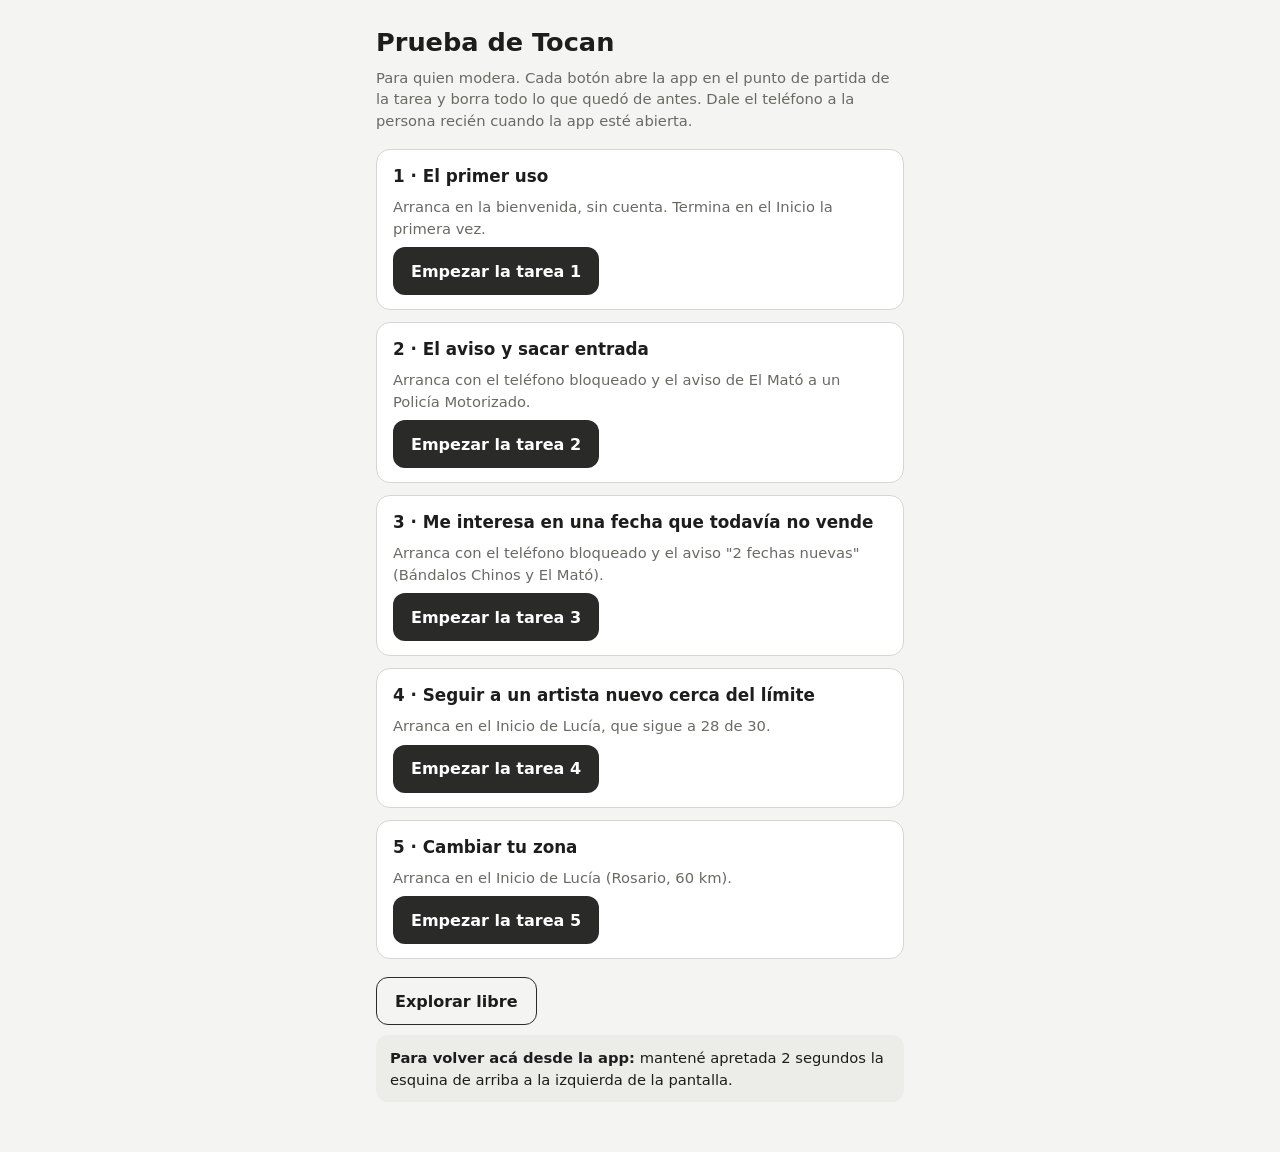
<file: index.html>
<!doctype html>
<html lang="es">
<head>
<meta charset="utf-8">
<meta name="viewport" content="width=device-width, initial-scale=1">
<title>Prueba de Tocan</title>
<style>
  :root { --bg: #f4f4f2; --card: #fff; --fg: #1d1d1b; --muted: #6a6a64; --line: #d6d6d0; --g1: #ecece8; --fuerte: #2a2a28; --sobre-fuerte: #fff; }
  @media (prefers-color-scheme: dark) { :root { --bg: #161615; --card: #21211f; --fg: #ececea; --muted: #a3a39c; --line: #383834; --g1: #2a2a27; --fuerte: #e6e6e2; --sobre-fuerte: #161615; color-scheme: dark; } }
  * { box-sizing: border-box; }
  body { margin: 0; background: var(--bg); color: var(--fg); font: 16px/1.45 system-ui, -apple-system, "Segoe UI", Roboto, sans-serif; }
  main { max-width: 560px; margin: 0 auto; padding: 24px 16px 40px; }
  h1 { font-size: 1.6rem; margin: 0 0 6px; }
  p { margin: 0 0 10px; }
  .muted { color: var(--muted); font-size: .92rem; }
  ol { list-style: none; padding: 0; margin: 18px 0; display: flex; flex-direction: column; gap: 12px; }
  li { background: var(--card); border: 1px solid var(--line); border-radius: 14px; padding: 14px 16px; display: flex; flex-direction: column; gap: 8px; }
  li b { font-size: 1.05rem; }
  .btn { display: inline-flex; align-items: center; justify-content: center; min-height: 48px; padding: 10px 18px; border-radius: 12px; background: var(--fuerte); color: var(--sobre-fuerte); text-decoration: none; font-weight: 600; align-self: flex-start; }
  .btn.borde { background: none; color: var(--fg); border: 1.5px solid var(--fuerte); }
  .caja { background: var(--g1); border-radius: 12px; padding: 12px 14px; font-size: .92rem; }
</style>
</head>
<body>
<main>
  <h1>Prueba de Tocan</h1>
  <p class="muted">Para quien modera. Cada botón abre la app en el punto de partida de la tarea y borra todo lo que quedó de antes. Dale el teléfono a la persona recién cuando la app esté abierta.</p>
  <ol>
    <li><b>1 · El primer uso</b><span class="muted">Arranca en la bienvenida, sin cuenta. Termina en el Inicio la primera vez.</span><a class="btn" href="app.html?tarea=1">Empezar la tarea 1</a></li>
    <li><b>2 · El aviso y sacar entrada</b><span class="muted">Arranca con el teléfono bloqueado y el aviso de El Mató a un Policía Motorizado.</span><a class="btn" href="app.html?tarea=2">Empezar la tarea 2</a></li>
    <li><b>3 · Me interesa en una fecha que todavía no vende</b><span class="muted">Arranca con el teléfono bloqueado y el aviso "2 fechas nuevas" (Bándalos Chinos y El Mató).</span><a class="btn" href="app.html?tarea=3">Empezar la tarea 3</a></li>
    <li><b>4 · Seguir a un artista nuevo cerca del límite</b><span class="muted">Arranca en el Inicio de Lucía, que sigue a 28 de 30.</span><a class="btn" href="app.html?tarea=4">Empezar la tarea 4</a></li>
    <li><b>5 · Cambiar tu zona</b><span class="muted">Arranca en el Inicio de Lucía (Rosario, 60 km).</span><a class="btn" href="app.html?tarea=5">Empezar la tarea 5</a></li>
  </ol>
  <p><a class="btn borde" href="app.html?tarea=libre">Explorar libre</a></p>
  <p class="caja"><b>Para volver acá desde la app:</b> mantené apretada 2 segundos la esquina de arriba a la izquierda de la pantalla.</p>
</main>
</body>
</html>
</file>
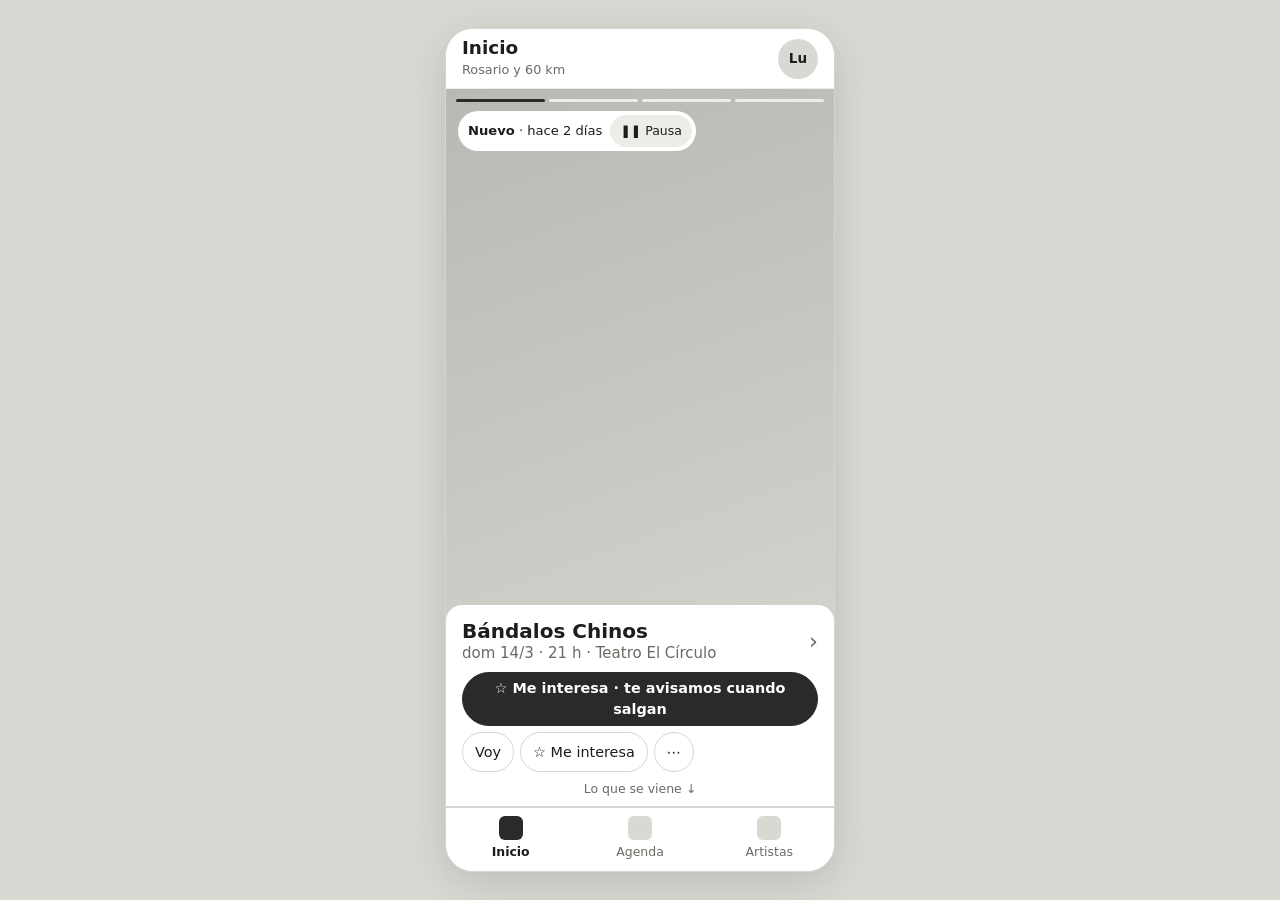
<file: app.html>
<!doctype html>
<html lang="es">
<head>
<meta charset="utf-8">
<meta name="viewport" content="width=device-width, initial-scale=1, viewport-fit=cover">
<meta name="theme-color" content="#2a2a28">
<title>Tocan</title>
<link rel="stylesheet" href="app.css">
</head>
<body>
<div id="app">
  <div id="contenido"></div>
  <nav class="barra-tabs" aria-label="Secciones">
    <button data-act="tab" data-t="inicio"><span class="ico"></span>Inicio</button>
    <button data-act="tab" data-t="agenda"><span class="ico"></span>Agenda</button>
    <button data-act="tab" data-t="artistas"><span class="ico"></span>Artistas</button>
  </nav>
  <div id="capa"></div>
</div>
<script src="datos.js"></script>
<script src="app.js"></script>
</body>
</html>
</file>
<file: app.css>
/* Prototipo de la prueba con personas (ticket 36). Grises, igual que los prototipos de design/06-ux. */
:root {
  --bg: #f4f4f2; --card: #ffffff; --fg: #1d1d1b; --muted: #6a6a64; --line: #d6d6d0;
  --g1: #ecece8; --g2: #d9d9d4; --g3: #b9b9b3; --fuerte: #2a2a28; --sobre-fuerte: #fff;
  --tel-bloq: #3b3b38; --tel-bloq2: #1f1f1d; --n-bg: #f6f6f3; --n-fg: #1d1d1b; --n-muted: #5f5f58;
  --tabs-h: 64px;
}
@media (prefers-color-scheme: dark) {
  :root:not([data-theme="light"]) { --bg: #161615; --card: #21211f; --fg: #ececea; --muted: #a3a39c; --line: #383834;
    --g1: #2a2a27; --g2: #34342f; --g3: #4a4a45; --fuerte: #e6e6e2; --sobre-fuerte: #161615;
    --tel-bloq: #2c2c29; --tel-bloq2: #0f0f0e; --n-bg: #2b2b29; --n-fg: #ececea; --n-muted: #a3a39c; color-scheme: dark; }
}
:root[data-theme="dark"] { --bg: #161615; --card: #21211f; --fg: #ececea; --muted: #a3a39c; --line: #383834;
  --g1: #2a2a27; --g2: #34342f; --g3: #4a4a45; --fuerte: #e6e6e2; --sobre-fuerte: #161615;
  --tel-bloq: #2c2c29; --tel-bloq2: #0f0f0e; --n-bg: #2b2b29; --n-fg: #ececea; --n-muted: #a3a39c; color-scheme: dark; }

* { box-sizing: border-box; }
html, body { height: 100%; }
body { margin: 0; background: var(--bg); color: var(--fg); font: 15px/1.45 system-ui, -apple-system, "Segoe UI", Roboto, sans-serif;
  overflow: hidden; -webkit-text-size-adjust: 100%; -webkit-tap-highlight-color: transparent; }
#app { -webkit-user-select: none; user-select: none; -webkit-touch-callout: none; }
input, select, textarea { -webkit-user-select: text; user-select: text; }
button, input, select { font: inherit; color: inherit; }
:focus-visible { outline: 2px solid var(--fuerte); outline-offset: 2px; }

/* ---------- el teléfono: pantalla entera en el teléfono, un marco en la computadora ---------- */
#app { position: relative; width: 100%; height: 100vh; height: 100dvh; display: flex; flex-direction: column; background: var(--card); overflow: hidden; }
@media (min-width: 600px) and (min-height: 600px) {
  body { background: var(--g2); display: flex; align-items: center; justify-content: center; }
  #app { width: 390px; height: min(844px, calc(100dvh - 32px)); border-radius: 28px; border: 1px solid var(--line); box-shadow: 0 10px 40px #0002; }
}
#contenido { flex: 1; min-height: 0; overflow-y: auto; overflow-x: hidden; position: relative; overscroll-behavior: contain; }
#app.pu #contenido, #app.full #contenido { display: flex; flex-direction: column; }
#capa { position: absolute; inset: 0; pointer-events: none; z-index: 20; }
#capa > * { pointer-events: auto; }

.barra-tabs { display: none; border-top: 1px solid var(--line); background: var(--card); padding-bottom: env(safe-area-inset-bottom, 0px); flex: 0 0 auto; }
#app.con-tabs .barra-tabs { display: flex; }
.barra-tabs button { flex: 1; border: 0; background: none; padding: 8px 0 10px; display: flex; flex-direction: column; align-items: center; gap: 3px; cursor: pointer; color: var(--muted); font-size: .78rem; min-height: 56px; }
.barra-tabs button .ico { width: 24px; height: 24px; border-radius: 6px; background: var(--g2); }
.barra-tabs button[aria-current="page"] { color: var(--fg); font-weight: 600; }
.barra-tabs button[aria-current="page"] .ico { background: var(--fuerte); }

.top { position: sticky; top: 0; z-index: 3; background: var(--card); display: flex; align-items: center; gap: 8px; height: 60px; padding: 0 16px; border-bottom: 1px solid var(--g1); }
.top .tit { flex: 1; min-width: 0; }
.top h2 { font-size: 1.15rem; margin: 0; line-height: 1.2; }
.top small { color: var(--muted); font-size: .8rem; }
.yo { width: 40px; height: 40px; border-radius: 50%; border: 0; background: var(--g2); cursor: pointer; font-size: .85rem; font-weight: 600; flex: 0 0 auto; }
.volver { border: 0; background: none; cursor: pointer; padding: 6px 4px; font-weight: 600; min-height: 44px; white-space: nowrap; max-width: 60%; overflow: hidden; text-overflow: ellipsis; }

/* ---------- piezas comunes ---------- */
.foto { width: 48px; height: 48px; border-radius: 8px; background: linear-gradient(160deg, var(--g3), var(--g2)); flex: 0 0 auto; display: grid; place-items: center; font-size: .78rem; font-weight: 700; color: var(--muted); }
.foto.sin { background: repeating-linear-gradient(var(--ang, 45deg), var(--g1) 0 6px, var(--g2) 6px 12px); color: var(--fg); }
.foto.promo { background: var(--g1); border: 1px solid var(--g3); }
.foto.red { border-radius: 50%; }
.foto.chica { width: 40px; height: 40px; font-size: .72rem; }
.foto.gigante { position: absolute; inset: 0; width: 100%; height: 100%; border-radius: 0; font-size: 4rem; }

.btn { border: 1px solid var(--line); background: transparent; border-radius: 99px; padding: 5px 12px; cursor: pointer; font-size: .9rem; min-height: 40px; }
.btn.lleno { background: var(--fuerte); color: var(--sobre-fuerte); border-color: var(--fuerte); font-weight: 600; }
.btn.borde { border: 1.5px solid var(--fuerte); font-weight: 600; }
.btn.ancho { width: 100%; padding: 12px; font-size: 1rem; border-radius: 12px; min-height: 48px; }
.btn.suave { background: var(--g1); border-color: transparent; }
.btn.ico { min-width: 40px; padding: 5px 8px; }
.btn[aria-pressed="true"] { background: var(--g2); font-weight: 600; }
.btn.lleno[aria-pressed="true"] { background: var(--fuerte); }
.btn.chico { min-height: 32px; font-size: .82rem; padding: 3px 10px; }
.link { background: none; border: 0; padding: 0; text-decoration: underline; cursor: pointer; color: var(--muted); font-size: .88rem; text-align: left; min-height: 32px; }
.nota { color: var(--muted); font-size: .85rem; margin: 0; }
.tit-sec { font-size: .78rem; text-transform: uppercase; letter-spacing: .05em; color: var(--muted); font-weight: 600; margin: 0; }
.sec { padding: 14px 16px; display: flex; flex-direction: column; gap: 10px; }
.vacio { border: 1px dashed var(--line); border-radius: 12px; padding: 14px; color: var(--muted); font-size: .92rem; display: flex; flex-direction: column; gap: 8px; align-items: flex-start; }
.vacio b { color: var(--fg); }
.tranqui { background: var(--g1); border-radius: 10px; padding: 12px; color: var(--muted); font-size: .9rem; margin: 8px 0; }
input[type="search"], input[type="text"] { width: 100%; border: 1px solid var(--line); background: var(--g1); border-radius: 12px; padding: 11px 14px; min-height: 44px; font-size: 16px; }

/* filas que se deslizan */
.desl { position: relative; overflow: hidden; border-bottom: 1px solid var(--g1); }
.desl .fondo { position: absolute; inset: 0; display: flex; align-items: center; justify-content: space-between; padding: 0 18px; font-weight: 600; font-size: .85rem; background: var(--g2); }
.desl .fondo .d, .desl .fondo .i { opacity: 0; }
.desl.der .fondo .d, .desl.izq .fondo .i { opacity: 1; }
.desl .frente { position: relative; background: var(--card); touch-action: pan-y; }
.desl .frente.vuelve { transition: transform .2s ease-out; }
.frente.asoma { animation: asoma 1.1s ease-in-out; }
@keyframes asoma { 35%, 60% { transform: translateX(-72px); } }

/* ---------- INICIO ---------- */
.isec { padding: 10px 16px 4px; }
.sec-tit { display: flex; align-items: baseline; gap: 8px; margin: 6px 0 4px; }
.sec-tit h3 { font-size: .78rem; text-transform: uppercase; letter-spacing: .05em; color: var(--muted); margin: 0; font-weight: 600; flex: 1; }
.mes-sep { font-size: .78rem; text-transform: uppercase; letter-spacing: .05em; color: var(--muted); font-weight: 600; margin: 20px 0 2px; padding-top: 10px; border-top: 1px solid var(--line); }
.dia { font-size: .85rem; font-weight: 600; margin: 12px 0 2px; }
.fi { display: flex; gap: 10px; align-items: center; padding: 10px 0; cursor: pointer; }
.fi .txt { flex: 1; min-width: 0; }
.fi .nom { overflow: hidden; text-overflow: ellipsis; white-space: nowrap; }
.fi.nueva .nom { font-weight: 700; }
.fi .det { color: var(--muted); font-size: .85rem; overflow: hidden; text-overflow: ellipsis; white-space: nowrap; }
.fi .nota-c { font-size: .82rem; margin-top: 2px; }
.lista > .fi { border-bottom: 1px solid var(--g1); }
.etqs { display: flex; gap: 4px; flex-wrap: wrap; margin-top: 3px; }
.etq { font-size: .72rem; padding: 1px 7px; border-radius: 99px; background: var(--g1); color: var(--muted); white-space: nowrap; }
.etq.fuerte { background: var(--g2); color: var(--fg); font-weight: 600; }
.etq.promo { border: 1px solid var(--g3); background: none; }
.punto { width: 8px; height: 8px; border-radius: 50%; background: var(--fuerte); flex: 0 0 auto; align-self: center; }
.acciones { display: flex; gap: 6px; flex-wrap: wrap; margin-top: 8px; align-items: center; }

.pantallazo { position: relative; overflow: hidden; border-bottom: 1px solid var(--line); background: var(--g2); }
.barras { position: absolute; top: 10px; left: 10px; right: 10px; display: flex; gap: 4px; z-index: 2; }
.barras span { flex: 1; height: 3px; border-radius: 2px; background: var(--g1); overflow: hidden; }
.barras i { display: block; height: 100%; width: 0; background: var(--fuerte); }
.barras .llena i { width: 100%; }
.barras .actual i { animation: llenar 7s linear forwards; }
.barras .pausa i { animation-play-state: paused; }
@keyframes llenar { to { width: 100%; } }
.hist-cab { position: absolute; top: 22px; left: 12px; z-index: 2; font-size: .82rem; background: var(--card); padding: 4px 4px 4px 10px; border-radius: 99px; display: flex; align-items: center; gap: 8px; max-width: calc(100% - 24px); }
.pausa-btn { border: 0; background: var(--g1); border-radius: 99px; padding: 2px 10px; cursor: pointer; font-size: .78rem; min-height: 32px; }
.hz { position: absolute; top: 60px; bottom: 50%; border: 0; background: none; cursor: pointer; z-index: 1; padding: 0; }
.hz.izq { left: 0; width: 35%; } .hz.der { right: 0; width: 65%; }
.hist-pie { position: absolute; left: 0; right: 0; bottom: 0; z-index: 2; background: var(--card); padding: 14px 16px 34px; border-radius: 16px 16px 0 0; }
.hist-pie .abre { display: flex; align-items: center; gap: 8px; width: 100%; border: 0; background: none; padding: 0; text-align: left; cursor: pointer; }
.hist-pie .abre .txt { flex: 1; min-width: 0; }
.hist-pie .nom { font-size: 1.25rem; font-weight: 700; line-height: 1.2; }
.hist-pie .det { color: var(--muted); }
.hist-pie .chev { font-size: 1.4rem; color: var(--muted); }
.hist-pie .estado { font-size: .92rem; margin: 8px 0 0; }
.hist-pie .acciones .btn.lleno { flex: 1 1 100%; }
.bajar { position: absolute; bottom: 8px; left: 0; right: 0; text-align: center; font-size: .78rem; color: var(--muted); z-index: 3; pointer-events: none; }
.franja { margin: 12px 16px 0; background: var(--g1); border-radius: 12px; padding: 12px 14px; font-size: .9rem; display: flex; flex-direction: column; gap: 6px; align-items: flex-start; }
.franja.hueco { background: none; border: 1.5px dashed var(--line); color: var(--muted); }

/* ---------- LA FECHA ---------- */
.pantE { position: relative; overflow: hidden; }
.pantE .foto.gigante { place-items: start center; padding-top: 22%; font-size: 4.5rem; }
.foto-btn { position: absolute; inset: 0; z-index: 1; border: 0; background: none; cursor: pointer; }
.tapaE { position: absolute; top: 12px; left: 12px; right: 12px; display: flex; justify-content: space-between; z-index: 2; gap: 8px; }
.chip-e { border: 0; background: var(--card); border-radius: 99px; padding: 6px 14px; cursor: pointer; font-weight: 600; min-height: 44px; min-width: 44px; max-width: 70%; overflow: hidden; text-overflow: ellipsis; white-space: nowrap; }
.tarjE { position: absolute; left: 0; right: 0; bottom: 0; z-index: 2; background: var(--card); border-radius: 18px 18px 0 0; padding: 16px 16px 14px; display: flex; flex-direction: column; gap: 10px; }
.tarjE h1 { font-size: 1.35rem; line-height: 1.2; margin: 0; }
.tarjE .btn { min-height: 44px; }
.nombre-btn { border: 0; background: none; padding: 0; font: inherit; text-align: left; cursor: pointer; color: inherit; }
.dato { display: flex; flex-direction: column; }
.dato b { font-size: 1.02rem; }
.dato span { color: var(--muted); font-size: .9rem; }
.cambio-l { font-size: .85rem; margin-top: 4px; padding: 4px 8px; border-left: 3px solid var(--fuerte); background: var(--g1); border-radius: 0 6px 6px 0; }
.cambio-l s { color: var(--muted); }
.estadoE { font-size: .92rem; margin: 0; }
.fila-btns { display: flex; gap: 8px; }
.fila-btns .btn { flex: 1; white-space: nowrap; padding: 5px 8px; }
.secE { display: flex; gap: 8px; }
.secE .btn { flex: 1; min-height: 40px; font-size: .85rem; border-color: transparent; background: var(--g1); }
.restoE { padding: 14px 16px 24px; display: flex; flex-direction: column; gap: 10px; background: var(--card); }
.post { border: 1px solid var(--line); border-radius: 12px; overflow: hidden; font-size: .88rem; background: var(--card); }
.post .cab { display: flex; gap: 8px; align-items: center; padding: 8px 10px; }
.post .cab .av { width: 26px; height: 26px; border-radius: 50%; background: var(--g2); }
.post .cab .h { flex: 1; font-weight: 600; }
.post .cab small { color: var(--muted); }
.post .flyer { aspect-ratio: 1; background: repeating-linear-gradient(135deg, var(--g1) 0 14px, var(--g2) 14px 28px); }
.post .cita { padding: 8px 10px 10px; }

/* ---------- ARTISTA ---------- */
.cabC { display: flex; gap: 14px; align-items: center; padding: 16px; }
.cabC .foto { width: 88px; height: 88px; border-radius: 50%; font-size: 1.4rem; }
.cabC .txt { flex: 1; min-width: 0; display: flex; flex-direction: column; gap: 6px; }
.cabC h1 { font-size: 1.3rem; line-height: 1.15; margin: 0; }
.alcance { display: flex; border: 1px solid var(--line); border-radius: 99px; overflow: hidden; }
.alcance button { flex: 1; border: 0; background: none; padding: 8px 10px; cursor: pointer; font-size: .85rem; min-height: 40px; }
.alcance button + button { border-left: 1px solid var(--line); }
.alcance button[aria-pressed="true"] { background: var(--g2); font-weight: 600; }
.prox { border: 1px solid var(--line); border-radius: 12px; padding: 10px 12px; display: flex; flex-direction: column; gap: 8px; }
.prox .linea1 { display: flex; gap: 10px; align-items: center; cursor: pointer; }
.otras-zonas { font-size: .88rem; color: var(--muted); padding: 10px 16px; border-bottom: 1px solid var(--g1); }
.anuncio { border-left: 3px solid var(--g3); padding: 6px 10px; font-size: .9rem; background: var(--g1); border-radius: 0 8px 8px 0; }
.fui { display: flex; flex-direction: column; gap: 2px; font-size: .85rem; color: var(--muted); }
.sos { padding: 18px 16px 28px; border-top: 1px solid var(--g1); font-size: .88rem; color: var(--muted); }
.ff { display: flex; gap: 12px; align-items: center; padding: 10px 16px; cursor: pointer; min-height: 60px; }
.ff .txt { flex: 1; min-width: 0; }
.ff .nom { overflow: hidden; text-overflow: ellipsis; white-space: nowrap; font-weight: 600; }
.desl[data-tipo="agenda"] .ff .nom { white-space: normal; display: -webkit-box; -webkit-line-clamp: 2; -webkit-box-orient: vertical; line-height: 1.25; }
.ff .det { color: var(--muted); font-size: .85rem; overflow: hidden; text-overflow: ellipsis; white-space: nowrap; }
.ff .est { font-size: .8rem; color: var(--muted); }
.ff .marca { font-size: .78rem; font-weight: 600; white-space: nowrap; }
.ff .seguir { flex: 0 0 auto; }
.diab { width: 48px; flex: 0 0 auto; text-align: center; border: 1px solid var(--line); border-radius: 10px; padding: 4px 0; line-height: 1.1; }
.diab small { display: block; font-size: .7rem; color: var(--muted); text-transform: uppercase; }
.diab b { font-size: 1.2rem; }

/* ---------- AGENDA ---------- */
.filtros { display: flex; gap: 6px; padding: 10px 16px 4px; flex-wrap: wrap; align-items: center; }
.filtros .btn { min-height: 36px; padding: 4px 14px; }
.mes-nav { display: flex; align-items: center; justify-content: space-between; padding: 8px 12px 4px; }
.mes-nav b { font-size: 1.05rem; text-transform: capitalize; }
.mes-nav button { border: 0; background: var(--g1); width: 40px; height: 40px; border-radius: 50%; cursor: pointer; }
.mes-nav button:disabled { opacity: .35; cursor: default; }
.grilla { display: grid; grid-template-columns: repeat(7, minmax(0, 1fr)); padding: 0 8px 8px; gap: 2px; }
.grilla .cab { text-align: center; font-size: .72rem; color: var(--muted); padding: 4px 0; text-transform: uppercase; }
.grilla .d { border: 0; background: none; aspect-ratio: 1 / 1.05; border-radius: 10px; cursor: pointer; display: flex; flex-direction: column; align-items: center; justify-content: flex-start; padding: 6px 0 0; gap: 3px; font-size: .92rem; min-height: 44px; }
.grilla .d.otro { visibility: hidden; }
.grilla .d.pasado { color: var(--g3); }
.grilla .d.hoy span:first-child { outline: 1.5px solid var(--fuerte); border-radius: 99px; padding: 0 6px; }
.grilla .d[aria-pressed="true"] { background: var(--g2); font-weight: 700; }
.puntos { display: flex; gap: 3px; height: 8px; }
.pt { width: 7px; height: 7px; border-radius: 50%; background: var(--fuerte); display: inline-block; }
.pt.int { background: transparent; border: 1.5px solid var(--fuerte); }
.leyenda { display: flex; gap: 14px; padding: 0 16px 8px; font-size: .78rem; color: var(--muted); align-items: center; }
.leyenda span { display: inline-flex; gap: 5px; align-items: center; }
.dia-tit { padding: 10px 16px 4px; font-weight: 600; border-top: 1px solid var(--line); }
.mes-h { position: sticky; top: 60px; z-index: 2; background: var(--g1); padding: 6px 16px; font-weight: 700; font-size: .85rem; text-transform: capitalize; }
.ancla { display: block; scroll-margin-top: 96px; }
.fui-pie { padding: 14px 16px 24px; border-top: 1px solid var(--line); }

/* ---------- ARTISTAS ---------- */
.buscador { padding: 10px 16px 6px; position: sticky; top: 60px; background: var(--card); z-index: 2; }
.cuenta { padding: 4px 16px 8px; font-size: .88rem; color: var(--muted); display: flex; gap: 6px; flex-wrap: wrap; align-items: baseline; }
.cuenta b { color: var(--fg); }
.sumar { display: flex; gap: 8px; padding: 4px 16px 10px; }
.sumar .btn { flex: 1; }
.caras { display: flex; gap: 12px; overflow-x: auto; padding: 6px 16px 12px; scrollbar-width: thin; }
.cara { border: 0; background: none; padding: 0; cursor: pointer; display: flex; flex-direction: column; align-items: center; gap: 4px; width: 68px; flex: 0 0 auto; }
.cara .foto { width: 60px; height: 60px; border-radius: 50%; }
.cara span { font-size: .75rem; width: 68px; overflow: hidden; text-align: center; line-height: 1.2; display: -webkit-box; -webkit-line-clamp: 2; -webkit-box-orient: vertical; }
.cara small { font-size: .7rem; color: var(--muted); }
.letra { position: sticky; top: 120px; z-index: 1; background: var(--g1); padding: 3px 16px; font-weight: 700; font-size: .8rem; }
.indice { position: absolute; right: 0; top: 150px; bottom: calc(var(--tabs-h) + 16px); display: flex; flex-direction: column; justify-content: space-between; z-index: 4; touch-action: none; transition: opacity .2s; }
.indice button { flex: 1; border: 0; background: none; font-size: .66rem; font-weight: 700; padding: 0 9px; min-width: 32px; cursor: pointer; color: var(--muted); min-height: 0; line-height: 1; }
.indice.oculto { opacity: 0; pointer-events: none !important; }
.con-indice .desl .ff { padding-right: 38px; }

/* ---------- VOS ---------- */
.tarjeta-res { margin: 12px 16px 0; background: var(--g1); border-radius: 14px; padding: 14px; display: flex; flex-direction: column; gap: 10px; }
.tarjeta-res .linea { display: flex; gap: 12px; align-items: center; }
.tarjeta-res .yo-g { width: 52px; height: 52px; border-radius: 50%; background: var(--g2); display: grid; place-items: center; font-weight: 700; flex: 0 0 auto; }
.tarjeta-res .linea > div { flex: 1; min-width: 0; }
.tarjeta-res b { display: block; font-size: 1.05rem; }
.tarjeta-res .s { color: var(--muted); font-size: .88rem; }
.grupo { margin: 10px 16px 0; display: flex; flex-direction: column; gap: 6px; }
.grupo .caja { background: var(--g1); border-radius: 12px; overflow: hidden; }
.pie-g { font-size: .8rem; color: var(--muted); padding: 0 4px; }
.fv { display: flex; align-items: center; gap: 12px; width: 100%; border: 0; background: none; text-align: left; padding: 12px 14px; min-height: 52px; cursor: pointer; }
.caja > * + .fv, .caja > .fv + * { border-top: 1px solid var(--line); }
.fv .txt { flex: 1; min-width: 0; display: flex; flex-direction: column; }
.fv .t { font-weight: 600; }
.fv .d { color: var(--muted); font-size: .85rem; overflow: hidden; text-overflow: ellipsis; white-space: nowrap; }
.fv .chev { color: var(--muted); font-size: 1.2rem; }
.fv.estatica { cursor: default; }
.ico-f { width: 30px; height: 30px; border-radius: 8px; background: var(--g2); flex: 0 0 auto; }
.bloque-banca { margin: 12px 16px 0; border: 1.5px solid var(--fuerte); border-radius: 14px; padding: 14px; display: flex; flex-direction: column; gap: 10px; scroll-margin-top: 72px; }
.bloque-banca.resaltado { box-shadow: 0 0 0 4px var(--g2); }
.bloque-banca details summary { cursor: pointer; min-height: 32px; }
ul.suma { list-style: none; padding: 0; margin: 0; display: flex; flex-direction: column; gap: 10px; }
ul.suma li { display: flex; gap: 12px; }
ul.suma li::before { content: ""; width: 10px; height: 10px; border-radius: 50%; background: var(--fuerte); margin-top: 6px; flex: 0 0 auto; }
ul.viene li::before { background: none; border: 1.5px solid var(--g3); }
ul.suma small { display: block; color: var(--muted); font-size: .85rem; }
.precio { border: 1px solid var(--line); border-radius: 14px; padding: 14px; display: flex; flex-direction: column; gap: 10px; }
.precio .monto { font-size: 1.6rem; font-weight: 700; }
.precio .monto small { font-size: .9rem; font-weight: 400; color: var(--muted); }
.seg { display: flex; border: 1px solid var(--line); border-radius: 99px; overflow: hidden; }
.seg button { flex: 1; border: 0; background: none; padding: 8px 6px; cursor: pointer; font-size: .85rem; min-height: 44px; }
.seg button + button { border-left: 1px solid var(--line); }
.seg button[aria-pressed="true"] { background: var(--g2); font-weight: 600; }
.chips { display: flex; gap: 6px; flex-wrap: wrap; }
.chips .btn { flex: 1; min-width: 64px; }
.ciudad-el { display: flex; align-items: baseline; gap: 8px; flex-wrap: wrap; }
.ciudad-el b { font-size: 1.1rem; }
.pueblos { font-size: .88rem; color: var(--muted); margin: 0; }
.lista-ciud { display: flex; flex-direction: column; border-top: 1px solid var(--g1); }
.lista-ciud button { text-align: left; border: 0; border-bottom: 1px solid var(--g1); background: none; padding: 12px 4px; cursor: pointer; font-size: 1.02rem; min-height: 50px; display: flex; justify-content: space-between; gap: 8px; }
.lista-ciud button small { color: var(--muted); font-size: .85rem; }
.radar { display: block; margin: 4px auto; max-width: 100%; height: auto; }
.radar text { font-size: 10px; fill: var(--muted); }
.sw-fila { display: flex; gap: 12px; align-items: flex-start; padding: 12px 14px; }
.sw-fila + .sw-fila, .sw-fila + .hora-fila { border-top: 1px solid var(--line); }
.sw-fila .txt { flex: 1; min-width: 0; }
.sw-fila .t { font-weight: 600; display: block; }
.sw-fila .d { color: var(--muted); font-size: .85rem; display: block; }
.switch { flex: 0 0 auto; width: 52px; height: 32px; border-radius: 99px; border: 0; background: var(--g3); position: relative; cursor: pointer; margin-top: 2px; }
.switch::after { content: ""; position: absolute; top: 3px; left: 3px; width: 26px; height: 26px; border-radius: 50%; background: var(--card); transition: transform .15s; }
.switch[aria-checked="true"] { background: var(--fuerte); }
.switch[aria-checked="true"]::after { transform: translateX(20px); }
.hora-fila { display: flex; gap: 8px; align-items: center; padding: 10px 14px 12px; flex-wrap: wrap; font-size: .92rem; }
.hora-fila select { border: 1px solid var(--line); background: var(--card); border-radius: 8px; padding: 8px; min-height: 44px; }
.aviso-caja { border: 1.5px solid var(--fuerte); border-radius: 12px; padding: 12px 14px; display: flex; flex-direction: column; gap: 8px; font-size: .92rem; }
.aviso-caja p { margin: 0; }

/* ---------- hojas y avisos de la app ---------- */
.hoja-fondo { position: absolute; inset: 0; background: #0006; z-index: 10; display: flex; align-items: flex-end; }
.hoja { background: var(--card); width: 100%; border-radius: 16px 16px 0 0; padding: 16px 16px calc(22px + env(safe-area-inset-bottom, 0px)); display: flex; flex-direction: column; gap: 10px; max-height: 88%; overflow-y: auto; }
.hoja.alta { height: 92%; max-height: 92%; padding: 0 0 20px; gap: 0; }
.hoja.alta .cab-h { position: sticky; top: 0; background: var(--card); display: flex; align-items: center; gap: 8px; padding: 12px 16px; border-bottom: 1px solid var(--g1); z-index: 2; }
.hoja.alta .cab-h h3 { flex: 1; }
.hoja h3 { margin: 0; font-size: 1.1rem; }
.hoja p { margin: 0; color: var(--muted); font-size: .92rem; }
.hoja .op { text-align: left; border: 1px solid var(--line); border-radius: 10px; padding: 12px; background: none; cursor: pointer; min-height: 48px; }
.hoja .op small { display: block; color: var(--muted); }
.toast { position: absolute; left: 12px; right: 12px; bottom: 16px; z-index: 15; background: var(--fuerte); color: var(--sobre-fuerte); border-radius: 10px; padding: 10px 14px; display: flex; justify-content: space-between; align-items: center; gap: 10px; font-size: .9rem; }
#app.con-tabs .toast { bottom: calc(var(--tabs-h) + 10px + env(safe-area-inset-bottom, 0px)); }
.toast button { background: none; border: 0; color: inherit; font-weight: 700; text-decoration: underline; cursor: pointer; min-height: 40px; flex: 0 0 auto; }
.permiso { position: absolute; top: 10px; left: 10px; right: 10px; z-index: 20; background: var(--card); border: 1px solid var(--line); border-radius: 12px; box-shadow: 0 8px 30px #0004; padding: 14px; display: flex; flex-direction: column; gap: 10px; font-size: .9rem; }
.permiso .botones { display: flex; justify-content: flex-end; gap: 8px; }

/* ---------- pantalla bloqueada (la Notificación, variante D) ---------- */
.bloq { flex: 1; min-height: 100%; background: linear-gradient(180deg, var(--tel-bloq), var(--tel-bloq2)); color: #fff; display: flex; flex-direction: column; padding: 18px 12px 24px; gap: 8px; }
.bloq .estado-b { display: flex; justify-content: space-between; font-size: .75rem; opacity: .85; padding: 0 6px; }
.bloq .reloj { text-align: center; font-size: 4rem; font-weight: 300; line-height: 1; margin-top: 48px; }
.bloq .fecha-b { text-align: center; opacity: .85; margin-bottom: 28px; }
.an { width: 100%; background: var(--n-bg); color: var(--n-fg); border: 0; border-radius: 18px; padding: 12px 14px; font-size: 14px; line-height: 1.35; text-align: left; cursor: pointer; display: block; }
.an .cab { display: flex; align-items: center; gap: 6px; color: var(--n-muted); font-size: 12px; min-width: 0; }
.an .cab .bdg { width: 13px; height: 13px; border-radius: 3px; background: var(--n-muted); flex: 0 0 auto; }
.an .cab .orig { overflow: hidden; text-overflow: ellipsis; white-space: nowrap; }
.an .cu { display: flex; gap: 10px; align-items: flex-start; margin-top: 5px; }
.an .tx { flex: 1; min-width: 0; }
.an .tit { font-weight: 650; font-size: 15px; white-space: nowrap; overflow: hidden; text-overflow: ellipsis; display: block; }
.an .lin { display: block; white-space: pre-line; }
.an .ft { width: 40px; height: 40px; border-radius: 50%; background: linear-gradient(160deg, var(--g3), var(--g2)); flex: 0 0 auto; display: grid; place-items: center; font-weight: 700; font-size: 12px; color: var(--n-fg); }
.an .ft.app { border-radius: 10px; background: var(--g3); }
.bloq .abajo { margin-top: auto; text-align: center; font-size: .8rem; opacity: .6; }

/* ---------- la ticketera (fuera de la app, simulada) ---------- */
.tk { flex: 1; min-height: 100%; display: flex; flex-direction: column; background: var(--bg); }
.tk .url { margin: 12px 12px 0; background: var(--g1); border-radius: 99px; padding: 8px 14px; font-size: .85rem; color: var(--muted); }
.tk .tk-cuerpo { padding: 28px 20px; display: flex; flex-direction: column; gap: 14px; }
.tk h1 { font-size: 1.5rem; margin: 0; }
.tk .cargando { height: 6px; border-radius: 3px; background: var(--g2); overflow: hidden; }
.tk .cargando i { display: block; width: 40%; height: 100%; background: var(--g3); }

/* ---------- PRIMER USO ---------- */
.paso { flex: 1; display: flex; flex-direction: column; min-height: 100%; }
.entra-1 { animation: entraDer .32s ease-out; }
.entra--1 { animation: entraIzq .32s ease-out; }
@keyframes entraDer { from { opacity: 0; transform: translateX(40px); } to { opacity: 1; transform: none; } }
@keyframes entraIzq { from { opacity: 0; transform: translateX(-40px); } to { opacity: 1; transform: none; } }
.arriba { display: flex; align-items: center; gap: 8px; padding: 12px 12px 4px; min-height: 56px; }
.atras { border: 0; background: none; cursor: pointer; padding: 6px 8px; font-weight: 600; min-height: 44px; min-width: 44px; }
.pu-cuerpo { padding: 8px 20px 16px; display: flex; flex-direction: column; gap: 12px; flex: 1; }
.pu-cuerpo h2 { font-size: 1.55rem; line-height: 1.15; margin: 0; }
.pu-cuerpo .baj { color: var(--muted); margin: 0; }
.pu-pie { position: sticky; bottom: 0; background: var(--card); border-top: 1px solid var(--g1); padding: 12px 20px calc(16px + env(safe-area-inset-bottom, 0px)); display: flex; flex-direction: column; gap: 8px; z-index: 3; }
.pu-pie.sin-linea { border-top: 0; }
.pu-pie .fila-p { display: flex; align-items: center; gap: 10px; }
.pu-pie .cnt { flex: 1; font-size: .88rem; color: var(--muted); }
.pu-pie .cnt b { color: var(--fg); }
.pu .link { min-height: 44px; font-size: .9rem; }
.centro { text-align: center; align-self: center; }
.collage { position: relative; height: 330px; margin: 0 -20px; overflow: hidden; }
.collage .t { position: absolute; border-radius: 14px; background: linear-gradient(160deg, var(--g3), var(--g2)); display: grid; place-items: center; font-weight: 700; color: var(--muted); font-size: .8rem; animation: flota 2.4s ease-in-out 2 alternate both; }
.collage .t.red { border-radius: 50%; }
.collage .t.sin { background: repeating-linear-gradient(45deg, var(--g1) 0 6px, var(--g2) 6px 12px); color: var(--fg); }
@keyframes flota { from { transform: translateY(0) rotate(var(--r, 0deg)); } to { transform: translateY(-10px) rotate(var(--r, 0deg)); } }
.elegida { display: flex; align-items: center; gap: 10px; border: 1.5px solid var(--fuerte); border-radius: 12px; padding: 10px 14px; }
.elegida b { flex: 1; }
.sugs { border: 1px solid var(--line); border-radius: 12px; overflow: hidden; }
.sugs button { display: block; width: 100%; text-align: left; border: 0; border-bottom: 1px solid var(--g1); background: none; padding: 10px 14px; cursor: pointer; min-height: 48px; }
.sugs button:last-child { border-bottom: 0; }
.sugs small { color: var(--muted); }
.grilla-c { display: grid; grid-template-columns: repeat(3, minmax(0, 1fr)); gap: 16px 10px; }
.celda { border: 0; background: none; padding: 0; cursor: pointer; display: flex; flex-direction: column; align-items: center; gap: 6px; text-align: center; position: relative; animation: abre .25s ease-out; }
@keyframes abre { from { opacity: 0; transform: translateY(-6px); } to { opacity: 1; transform: none; } }
.celda .foto { width: 100%; height: auto; aspect-ratio: 1; border-radius: 50%; font-size: 1.1rem; }
.celda[aria-pressed="true"] .foto { outline: 3px solid var(--fuerte); outline-offset: 2px; }
.celda .n { font-size: .82rem; font-weight: 600; line-height: 1.2; display: -webkit-box; -webkit-line-clamp: 2; -webkit-box-orient: vertical; overflow: hidden; }
.celda .ok { position: absolute; top: 2%; right: 4%; width: 22px; height: 22px; border-radius: 50%; background: var(--fuerte); color: var(--sobre-fuerte); font-size: .75rem; display: grid; place-items: center; border: 2px solid var(--card); }
.telefono-bloq { border-radius: 22px; background: var(--g2); padding: 40px 14px 18px; display: flex; flex-direction: column; gap: 8px; }
.telefono-bloq .hora { text-align: center; font-size: 2.4rem; font-weight: 300; line-height: 1; margin-bottom: 14px; color: var(--muted); }
.noti { border: 1px solid var(--line); border-radius: 16px; padding: 12px 14px; display: flex; gap: 12px; align-items: center; background: var(--g1); }
.noti .txt { flex: 1; min-width: 0; font-size: .9rem; }
.noti .txt b { display: block; }
.noti small { color: var(--muted); font-size: .75rem; align-self: flex-start; }
.google-ico { width: 20px; height: 20px; border-radius: 50%; background: var(--g3); display: inline-block; vertical-align: -4px; margin-right: 8px; }
.lista-ok { margin: 0; padding: 0; list-style: none; display: flex; flex-direction: column; gap: 10px; }
.lista-ok li { display: flex; gap: 10px; align-items: flex-start; }
.lista-ok li::before { content: ""; width: 22px; height: 22px; border-radius: 6px; background: var(--g2); flex: 0 0 auto; }

/* reducir movimiento: nada se mueve solo */
@media (prefers-reduced-motion: reduce) {
  *, *::before, *::after { animation-duration: .01ms !important; animation-iteration-count: 1 !important; transition-duration: .01ms !important; scroll-behavior: auto !important; }
  .barras .actual i { animation: none !important; width: 100%; }
}
</file>
